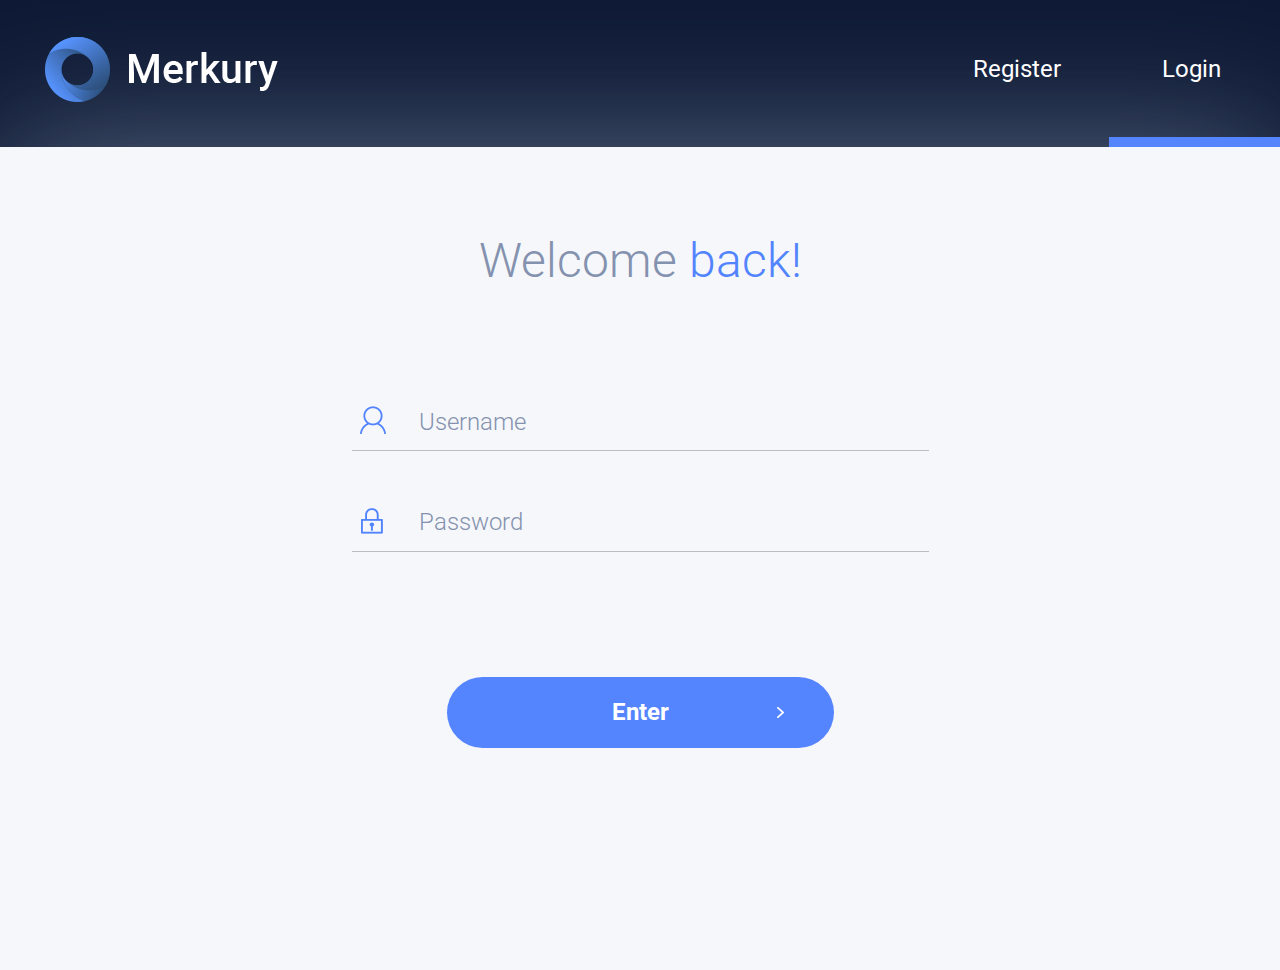
<file: layout/index.html>
<!DOCTYPE html>
<html lang="en">

<head>
    <meta charset="utf-8">
    <meta name="viewport" content="initial-scale=1.0, width=device-width">
    <title>Admin panel</title>
    <link href="https://fonts.googleapis.com/css?family=Roboto:300,400,500,700&amp;amp;subset=cyrillic" rel="stylesheet">
    <link rel="stylesheet" href="stylesheets/common.css">
</head>

<body>
    <header class="header-authorization box-authorization">
        <div class="header-authorization__content">
            <div class="header-authorization__actions">
                <div class="logo-authorization"><a class="logo-authorization__link" href="#5"><svg class="logo-authorization__img">
                            <use xlink:href="images/svg-sprite/svg-sprite.svg#logo"></use>
                        </svg></a></div><button class="button-menu button-menu--opened" type="button"><span class="button-menu__img"></span></button>
            </div>
            <nav class="nav-authorization">
                <ul class="nav-authorization__list">
                    <li class="nav-authorization__item"><a class="nav-authorization__link" href="#5">Register</a></li>
                    <li class="nav-authorization__item nav-authorization__item--active"><a class="nav-authorization__link" href="#5">Login</a></li>
                </ul>
            </nav>
        </div>
    </header>
    <main class="main-authorization box-authorization">
        <div class="authorization">
            <h1 class="authorization__title">Welcome <span class="authorization__title-color">back!</span></h1>
            <form class="authorization__form" action="#5" method="post">
                <div class="authorization__field authorization__field--name"><input class="authorization__field-text" type="text" placeholder="Username"></div>
                <div class="authorization__field authorization__field--password"><input class="authorization__field-text" type="password" placeholder="Password"></div><a class="button button--text button--background button--ellipse authorization__button" href="#5">Enter<img class="authorization__button-img" src="images/small-img/arrow.png" alt="Arrow"></a>
            </form>
        </div>
    </main>
    <script src="scripts/common.js"></script>
</body>

</html>
</file>
<file: layout/stylesheets/common.css>
/*! normalize.css v8.0.0 | MIT License | github.com/necolas/normalize.css */

/* Document
   ========================================================================== */

/**
 * 1. Correct the line height in all browsers.
 * 2. Prevent adjustments of font size after orientation changes in iOS.
 */

html {
  line-height: 1.15; /* 1 */
  -webkit-text-size-adjust: 100%; /* 2 */
}

/* Sections
   ========================================================================== */

/**
 * Remove the margin in all browsers.
 */

body {
  margin: 0;
}

/**
 * Correct the font size and margin on `h1` elements within `section` and
 * `article` contexts in Chrome, Firefox, and Safari.
 */

h1 {
  font-size: 2em;
  margin: 0.67em 0;
}

/* Grouping content
   ========================================================================== */

/**
 * 1. Add the correct box sizing in Firefox.
 * 2. Show the overflow in Edge and IE.
 */

hr {
  -webkit-box-sizing: content-box;
          box-sizing: content-box; /* 1 */
  height: 0; /* 1 */
  overflow: visible; /* 2 */
}

/**
 * 1. Correct the inheritance and scaling of font size in all browsers.
 * 2. Correct the odd `em` font sizing in all browsers.
 */

pre {
  font-family: monospace, monospace; /* 1 */
  font-size: 1em; /* 2 */
}

/* Text-level semantics
   ========================================================================== */

/**
 * Remove the gray background on active links in IE 10.
 */

a {
  background-color: transparent;
}

/**
 * 1. Remove the bottom border in Chrome 57-
 * 2. Add the correct text decoration in Chrome, Edge, IE, Opera, and Safari.
 */

abbr[title] {
  border-bottom: none; /* 1 */
  text-decoration: underline; /* 2 */
  -webkit-text-decoration: underline dotted;
          text-decoration: underline dotted; /* 2 */
}

/**
 * Add the correct font weight in Chrome, Edge, and Safari.
 */

b,
strong {
  font-weight: bolder;
}

/**
 * 1. Correct the inheritance and scaling of font size in all browsers.
 * 2. Correct the odd `em` font sizing in all browsers.
 */

code,
kbd,
samp {
  font-family: monospace, monospace; /* 1 */
  font-size: 1em; /* 2 */
}

/**
 * Add the correct font size in all browsers.
 */

small {
  font-size: 80%;
}

/**
 * Prevent `sub` and `sup` elements from affecting the line height in
 * all browsers.
 */

sub,
sup {
  font-size: 75%;
  line-height: 0;
  position: relative;
  vertical-align: baseline;
}

sub {
  bottom: -0.25em;
}

sup {
  top: -0.5em;
}

/* Embedded content
   ========================================================================== */

/**
 * Remove the border on images inside links in IE 10.
 */

img {
  border-style: none;
}

/* Forms
   ========================================================================== */

/**
 * 1. Change the font styles in all browsers.
 * 2. Remove the margin in Firefox and Safari.
 */

button,
input,
optgroup,
select,
textarea {
  font-family: inherit; /* 1 */
  font-size: 100%; /* 1 */
  line-height: 1.15; /* 1 */
  margin: 0; /* 2 */
}

/**
 * Show the overflow in IE.
 * 1. Show the overflow in Edge.
 */

button,
input { /* 1 */
  overflow: visible;
}

/**
 * Remove the inheritance of text transform in Edge, Firefox, and IE.
 * 1. Remove the inheritance of text transform in Firefox.
 */

button,
select { /* 1 */
  text-transform: none;
}

/**
 * Correct the inability to style clickable types in iOS and Safari.
 */

button,
[type="button"],
[type="reset"],
[type="submit"] {
  -webkit-appearance: button;
}

/**
 * Remove the inner border and padding in Firefox.
 */

button::-moz-focus-inner,
[type="button"]::-moz-focus-inner,
[type="reset"]::-moz-focus-inner,
[type="submit"]::-moz-focus-inner {
  border-style: none;
  padding: 0;
}

/**
 * Restore the focus styles unset by the previous rule.
 */

button:-moz-focusring,
[type="button"]:-moz-focusring,
[type="reset"]:-moz-focusring,
[type="submit"]:-moz-focusring {
  outline: 1px dotted ButtonText;
}

/**
 * Correct the padding in Firefox.
 */

fieldset {
  padding: 0.35em 0.75em 0.625em;
}

/**
 * 1. Correct the text wrapping in Edge and IE.
 * 2. Correct the color inheritance from `fieldset` elements in IE.
 * 3. Remove the padding so developers are not caught out when they zero out
 *    `fieldset` elements in all browsers.
 */

legend {
  -webkit-box-sizing: border-box;
          box-sizing: border-box; /* 1 */
  color: inherit; /* 2 */
  display: table; /* 1 */
  max-width: 100%; /* 1 */
  padding: 0; /* 3 */
  white-space: normal; /* 1 */
}

/**
 * Add the correct vertical alignment in Chrome, Firefox, and Opera.
 */

progress {
  vertical-align: baseline;
}

/**
 * Remove the default vertical scrollbar in IE 10+.
 */

textarea {
  overflow: auto;
}

/**
 * 1. Add the correct box sizing in IE 10.
 * 2. Remove the padding in IE 10.
 */

[type="checkbox"],
[type="radio"] {
  -webkit-box-sizing: border-box;
          box-sizing: border-box; /* 1 */
  padding: 0; /* 2 */
}

/**
 * Correct the cursor style of increment and decrement buttons in Chrome.
 */

[type="number"]::-webkit-inner-spin-button,
[type="number"]::-webkit-outer-spin-button {
  height: auto;
}

/**
 * 1. Correct the odd appearance in Chrome and Safari.
 * 2. Correct the outline style in Safari.
 */

[type="search"] {
  -webkit-appearance: textfield; /* 1 */
  outline-offset: -2px; /* 2 */
}

/**
 * Remove the inner padding in Chrome and Safari on macOS.
 */

[type="search"]::-webkit-search-decoration {
  -webkit-appearance: none;
}

/**
 * 1. Correct the inability to style clickable types in iOS and Safari.
 * 2. Change font properties to `inherit` in Safari.
 */

::-webkit-file-upload-button {
  -webkit-appearance: button; /* 1 */
  font: inherit; /* 2 */
}

/* Interactive
   ========================================================================== */

/*
 * Add the correct display in Edge, IE 10+, and Firefox.
 */

details {
  display: block;
}

/*
 * Add the correct display in all browsers.
 */

summary {
  display: list-item;
}

/* Misc
   ========================================================================== */

/**
 * Add the correct display in IE 10+.
 */

template {
  display: none;
}

/**
 * Add the correct display in IE 10.
 */

[hidden] {
  display: none;
}

/*! Reset indents */

h1,
h2,
h3,
h4,
h5,
h6,
p {
    margin-top: 0;
    margin-bottom: 0
}

ul,
ol {
    padding-left: 0;
    margin-top: 0;
    margin-bottom: 0;
}

figure {
    margin: 0;
}

button {
    cursor: pointer
}

button[disabled] {
        cursor: default;
    }

/*! Styles */

body {
    font-family: "Roboto", "Arial", sans-serif;
    font-weight: 400;
    background: #069;
}

a {
    text-decoration: none;
}

:root { /* Do not use! Standard styles. */
}

.box {
    width: calc(100% - 318px);
    margin: 0 auto;
        width: calc(100% - 318px)

        /* @media (--XXL) {
            width: 1400px;
        } */
}

/* Graphic-sales */

.graphic-sales {
    width: 39%;
    height: 469px;
    margin-right: 43px;
    -webkit-box-sizing: border-box;
            box-sizing: border-box;
}

/* Circle */

.graphic-sales svg defs + rect + g + g rect + g circle {
    fill: #25396e;
    r: 6;
}

.graphic-sales svg defs + rect + g + g rect + g + g circle {
    fill: #5584ff;
    r: 6;
}

.graphic-sales svg defs + rect + g + g rect + g + g + g circle {
    fill: #4b74e0;
    r: 6;
}

.graphic-sales svg defs + rect + g + g rect + g + g + g + g circle {
    fill: #3755a4;
    r: 6;
}

.graphic-sales svg defs + rect + g + g rect + g + g + g + g + g circle {
    fill: #4164c2;
    r: 6;
}

/* Graphic */

.graphic-sales svg defs + rect + g + g + g path {
    fill: #4b74e0;
    stroke: #4b74e0;
}

.graphic-sales svg defs + rect + g + g + g text {
    display: none;
}

.graphic-sales svg defs + rect + g + g + g + g path {
    fill: #4164c2;
    stroke: #4164c2;
}

.graphic-sales svg defs + rect + g + g + g + g text {
    display: none;
}

.graphic-sales svg defs + rect + g + g + g + g + g path {
    fill: #5584ff;
    stroke: #5584ff;
}

.graphic-sales svg defs + rect + g + g + g + g + g text {
    display: none;
}

.graphic-sales svg defs + rect + g + g + g + g + g + g path {
    fill: #25396e;
    stroke: #25396e;
}

.graphic-sales svg defs + rect + g + g + g + g + g + g text {
    display: none;
}

.graphic-sales svg defs + rect + g + g + g + g + g + g + g path {
    fill: #3755a4;
    stroke: #3755a4;
}

.graphic-sales svg defs + rect + g + g + g + g + g + g + g text {
    display: none;
}

.graphic-report {
    width: 59%;
    height: 469px;
}

.graphic-report text[text-anchor=middle] {
    display: none;
}

.graphic-report text[text-anchor=end] {
    font-weight: 500;
    fill: #d8dbe2;
}

.graphic-report g[clip-path] g:nth-child(3) path {
    stroke-width: 7px;
    stroke: #5584ff;
}

.graphic-report g[clip-path] g:nth-child(2) rect {
    fill: #dadee7;
}

.graphics {
    display: -webkit-box;
    display: -ms-flexbox;
    display: flex;
    margin-bottom: 40px;
    width: 100%;
}

.card {
    border: 1px solid rgba(132, 146, 175, 0.3);
    background-color: #ffffff;
}

.badge {
    font-size: 24px;
    font-weight: 500;
    color: #ffffff;
    display: block;
    width: 45px;
    height: 45px;
    background-color: #5384ff;
    border-radius: 50%;
    text-align: center;
    padding-top: 8px;
    -webkit-box-sizing: border-box;
            box-sizing: border-box;
}

.badge--delay {
        background-color: #f83c7b;
    }

.badge--profile {
        text-transform: uppercase;
        width: 47px;
        height: 47px;
    }

.tasks-item {
    display: -webkit-box;
    display: -ms-flexbox;
    display: flex;
    -webkit-box-align: start;
        -ms-flex-align: start;
            align-items: flex-start;
    border-top: 1px solid rgba(132, 146, 175, 0.3);
    padding: 28px 47px 30px 35px;
}

.tasks-item__profile {
        margin-top: 3px;
        margin-right: 26px;
    }

.tasks-item__title {
        font-size: 20px;
        font-weight: 500;
        color: #0e1a35;
        letter-spacing: 0.28px;
        margin-bottom: 9px;
    }

.tasks-item__block-time {
        display: -webkit-box;
        display: -ms-flexbox;
        display: flex;
        -webkit-box-align: center;
            -ms-flex-align: center;
                align-items: center;
    }

.tasks-item__img-time {
        margin-right: 7px;
    }

.tasks-item__time {
        font-size: 14px;
        font-weight: 400;
        color: #8492af;
    }

.tasks-item__time--delay {
            color: #f83c7b;
        }

.tasks-item__time--completed {
            color: #00bf1b;
        }

.tasks-item__actions {
        margin-left: auto;
        margin-top: 9px;
    }

.tasks-item--workflow {
        padding: 32px 32px 34px 35px;
        margin-bottom: 14px
    }

.tasks-item--workflow:last-child {
            margin-bottom: 0;
        }

.tasks__quality {
        width: 102px;
        display: -webkit-box;
        display: -ms-flexbox;
        display: flex;
        -webkit-box-pack: justify;
            -ms-flex-pack: justify;
                justify-content: space-between;
        -webkit-box-align: center;
            -ms-flex-align: center;
                align-items: center;
    }

.message {
    display: -webkit-box;
    display: -ms-flexbox;
    display: flex;
    border-top: 1px solid rgba(132, 146, 175, 0.3);
    padding: 26px 50px 15px 35px;
}

.message--unread {
        background-color: rgba(218, 222, 231, 0.3);
    }

.message__profile {
        width: 47px;
        height: 47px;
        border-radius: 50%;
        overflow: hidden;
        padding-top: 3px;
        margin-right: 23px;
    }

.message__header {
        display: -webkit-box;
        display: -ms-flexbox;
        display: flex;
        -webkit-box-align: center;
            -ms-flex-align: center;
                align-items: center;
        margin-bottom: 6px;
    }

.message__name-user {
        font-size: 14px;
        font-weight: 500;
        color: #0e1a35;
        letter-spacing: 0.2px;
        margin-right: 7px;
    }

.message__time {
        font-size: 14px;
        font-weight: 400;
        letter-spacing: 0.2px;
        color: #8492af;
    }

.message__text {
        font-size: 14px;
        font-weight: 400;
        letter-spacing: 0.2px;
        color: #555555;
        margin-bottom: 9px;
    }

.message__actions {
        padding-left: 3px;
    }

.message__button {
        margin-right: 13px
    }

.message__button:last-child {
            margin-right: 0;
        }

.activity-item {
    display: -webkit-box;
    display: -ms-flexbox;
    display: flex;
    -webkit-box-align: center;
        -ms-flex-align: center;
            align-items: center;
    padding: 31px 20px 30px 32px;
    position: relative
}

.activity-item:after {
        position: absolute;
        content: "";
        width: 1px;
        height: 63px;
        background: rgba(132, 146, 175, 0.3);
        top: 77px;
        left: 58px;
    }

.activity-item:last-child:after {
            display: none;
        }

.activity-item__profile {
        width: 47px;
        height: 47px;
        border-radius: 50%;
        overflow: hidden;
        margin-right: 27px;
    }

.activity-item__header {
        display: -webkit-box;
        display: -ms-flexbox;
        display: flex;
        margin-bottom: 10px;
    }

.activity-item__name-user {
        font-size: 14px;
        font-weight: 500;
        color: #0e1a35;
        letter-spacing: 0.2px;
        margin-right: 2px;
    }

.activity-item__text {
        font-size: 14px;
        font-weight: 400;
        color: #555555;
        letter-spacing: 0.2px;
        margin-right: 2px;
    }

.activity-item__title {
        font-size: 14px;
        font-weight: 500;
        letter-spacing: 0.2px;
        color: #555555;
    }

.activity-item__body {
        display: -webkit-box;
        display: -ms-flexbox;
        display: flex;
        -webkit-box-align: center;
            -ms-flex-align: center;
                align-items: center;
    }

.activity-item__img-time {
        margin-right: 5px;
    }

.activity-item__time {
        font-size: 14px;
        font-weight: 400;
        color: #8492af;
    }

.activity__header {
        border-bottom: 1px solid rgba(132, 146, 175, 0.3);
    }

.information__list {
        list-style: none;
        width: 100%;
        display: -webkit-box;
        display: -ms-flexbox;
        display: flex;
        -webkit-box-pack: justify;
            -ms-flex-pack: justify;
                justify-content: space-between;
        -webkit-box-align: start;
            -ms-flex-align: start;
                align-items: flex-start;
    }

.information__item {
        width: calc(100%/3);
        margin-right: 43px;
        -webkit-box-sizing: border-box;
                box-sizing: border-box
    }

.information__item:last-child {
            margin-right: 0;
        }

.information__item-header {
        display: -webkit-box;
        display: -ms-flexbox;
        display: flex;
        -webkit-box-pack: justify;
            -ms-flex-pack: justify;
                justify-content: space-between;
        -webkit-box-align: center;
            -ms-flex-align: center;
                align-items: center;
        padding: 21px 29px 21px 35px;
    }

.information__item-title {
        font-size: 24px;
        font-weight: 500;
        color: #0e1a35;
    }

.work-item {
    width: calc(100% / 3);
    margin-right: 60px;
    -webkit-box-sizing: border-box;
            box-sizing: border-box
}

.work-item:last-child {
        margin-right: 0;
    }

.work-item__header {
        display: -webkit-box;
        display: -ms-flexbox;
        display: flex;
        -webkit-box-pack: justify;
            -ms-flex-pack: justify;
                justify-content: space-between;
        -webkit-box-align: center;
            -ms-flex-align: center;
                align-items: center;
        margin-bottom: 34px;
    }

.work-item__title {
        font-size: 36px;
        font-weight: 500;
        color: #0e1a35;
    }

.work-item__quality {
        color: #8492af;
    }

.work-list {
    display: -webkit-box;
    display: -ms-flexbox;
    display: flex;
    -webkit-box-pack: justify;
        -ms-flex-pack: justify;
            justify-content: space-between;
}

.statistics-graphic-quality {
    display: -webkit-box;
    display: -ms-flexbox;
    display: flex;
    -webkit-box-pack: justify;
        -ms-flex-pack: justify;
            justify-content: space-between;
    -webkit-box-align: center;
        -ms-flex-align: center;
            align-items: center;
    padding: 64px 77px 85px 88px;
    border-bottom: 1px solid rgba(132, 146, 175, 0.3)
}

.statistics-graphic-quality:last-child {
        border-bottom: none;
    }

.statistics-graphic-quality__text-block {
        display: -webkit-box;
        display: -ms-flexbox;
        display: flex;
        -webkit-box-orient: vertical;
        -webkit-box-direction: normal;
            -ms-flex-direction: column;
                flex-direction: column;
        -webkit-box-align: center;
            -ms-flex-align: center;
                align-items: center;
        padding-top: 17px;
    }

.statistics-graphic-quality__value {
        font-size: 36px;
        font-weight: 700;
        color: #8492af;
        margin-bottom: 3px;
    }

.statistics-graphic-quality__title {
        font-size: 20px;
        font-weight: 300;
        color: #8492af;
    }

.graphic-active-users {
    width: 887px;
    height: 469px;
}

.graphic-active-users__button {
        cy: 54;
        r: 24;
        stroke-width: 1px;
        stroke: #d8dbe2;
        fill: none;
        cursor: pointer;
    }

.graphic-active-users__button--delete {
            cx: calc(100% - 58px);
        }

.graphic-active-users__button--edit {
            cx: calc(100% - 130px);
        }

.graphic-active-users__button-img {
        position: absolute;
        z-index: 1000;
    }

.graphic-active-users text[text-anchor=middle] {
    display: none;
}

.graphic-active-users text[text-anchor=end] {
    font-weight: 500;
    fill: #d8dbe2;
}

.graphic-active-users g[clip-path] g:nth-child(3) path {
    stroke-width: 7px;
}

.graphic-active-users g[clip-path] g:nth-child(2) rect {
    fill: #dadee7;
}

.statistics-graphics {
    display: -webkit-box;
    display: -ms-flexbox;
    display: flex;
    -webkit-box-pack: justify;
        -ms-flex-pack: justify;
            justify-content: space-between;
}

.statistics-graphics__quality {
        width: 577px;
        -webkit-box-sizing: border-box;
                box-sizing: border-box;
    }

.statistics-graphics__active-users {
        position: relative;
    }

.statistics-graphics__img-edit {
        position: absolute;
        top: 45px;
        left: calc(100% - 142px);
    }

.statistics-graphics__img-delete {
        position: absolute;
        top: 43px;
        left: calc(100% - 67px);
    }

.chart-sales-item {
    display: -webkit-box;
    display: -ms-flexbox;
    display: flex;
    -webkit-box-align: center;
        -ms-flex-align: center;
            align-items: center;
}

.chart-sales-item__circle {
        position: relative;
        width: 189px;
        height: 189px;
        border: 18px solid #dadee7;
        -webkit-box-sizing: border-box;
                box-sizing: border-box;
        border-radius: 50%;
        margin-right: 53px;
    }

.chart-sales-item__canvas{
        position: absolute;
        left: -18px;
        top: -14px;
    }

.chart-sales-item__percent {
        position: absolute;
        font-size: 44px;
        top: 53px;
        left: 43px;
    }

.chart-sales-item__percent--blue {
            color: #5484ff;
        }

.chart-sales-item__percent--violet {
            color: #aa5fba;
        }

.chart-sales-item__percent--pink {
            color: #f83c7b;
        }

.chart-sales-item__text-block {
        display: -webkit-box;
        display: -ms-flexbox;
        display: flex;
        -webkit-box-orient: vertical;
        -webkit-box-direction: normal;
            -ms-flex-direction: column;
                flex-direction: column;
    }

.chart-sales-item__amount {
        font-size: 36px;
        font-weight: 700;
        color: #8492af;
        margin-bottom: 3px;
    }

.chart-sales-item__title {
        font-size: 20px;
        font-weight: 300;
        color: #8492af;
    }

.chart-sales {
    padding: 30px 34px 109px 35px;
}

.chart-sales__header {
        display: -webkit-box;
        display: -ms-flexbox;
        display: flex;
        -webkit-box-pack: justify;
            -ms-flex-pack: justify;
                justify-content: space-between;
        -webkit-box-align: center;
            -ms-flex-align: center;
                align-items: center;
        margin-bottom: 82px;
    }

.chart-sales__title {
        font-size: 36px;
        font-weight: 700;
        color: #8492af;
        padding-top: 11px;
    }

.chart-sales .chart-sales__button {
        border: 1px solid rgba(132, 146, 175, 0.3);
        background-color: #ffffff;
        margin-right: 20px
    }

.chart-sales .chart-sales__button:last-child {
            margin-right: 0;
        }

.chart-sales .chart-sales__button--edit {
            padding: 14px 13px 9px;
        }

.chart-sales .chart-sales__button--delete {
            padding: 12px 15px 10px 16px;
        }

.chart-sales__content {
        padding-left: 77px;
        padding-right: 61px;
    }

.chart-sales__list {
        display: -webkit-box;
        display: -ms-flexbox;
        display: flex;
        -webkit-box-pack: justify;
            -ms-flex-pack: justify;
                justify-content: space-between;
    }

.statistics__header {
        margin-bottom: 33px;
    }

.statistics__title {
        font-size: 36px;
        color: #0e1a35;
    }

.statistics__form {
        display: -webkit-box;
        display: -ms-flexbox;
        display: flex;
    }

.statistics__illustration {
        -webkit-box-align: start;
            -ms-flex-align: start;
                align-items: flex-start;
        margin-bottom: 38px;
    }

.calendar__header {
        margin-bottom: 32px;
    }

.calendar__title-content {
        display: -webkit-box;
        display: -ms-flexbox;
        display: flex;
        -webkit-box-align: center;
            -ms-flex-align: center;
                align-items: center;
    }

.calendar__title {
        font-size: 36px;
        color: #0e1a35;
    }

.calendar__button {
        border: none;
        background: none;
        padding: 0;
        outline: none;
    }

.calendar__button--left {
            margin-right: 26px;
        }

.calendar__button--right {
            margin-left: 26px;
        }

.calendar__button-icon {
        width: 6px;
        height: 12px;
    }

.user-information__td {
        font-size: 20px;
        padding: 25px 25px 25px 34px;
        -webkit-box-sizing: border-box;
                box-sizing: border-box;
    }

.user-information__td--avatar {
            width: 423px;
        }

.user-information__td--activity {
            width: 309px;
            padding-left: 44px;
        }

.user-information__td--mail {
            width: 311px;
            padding-left: 44px;
        }

.user-information__td--phone {
            width: 309px;
            padding-left: 41px;
        }

.user-information__td--options {
            padding: 26px 25px;
        }

.user-information__content-td {
        display: -webkit-box;
        display: -ms-flexbox;
        display: flex;
        -webkit-box-align: center;
            -ms-flex-align: center;
                align-items: center;
    }

.user-information__avatar {
        width: 70px;
        height: 70px;
        border-radius: 50%;
        overflow: hidden;
        margin-right: 35px;
    }

.user-information__name {
        font-weight: 500;
        color: #0e1a35;
        margin-bottom: 3px;
    }

.user-information__profession {
        color: #8492af;
    }

.user-information__activity {
        display: -webkit-box;
        display: -ms-flexbox;
        display: flex;
        -webkit-box-align: center;
            -ms-flex-align: center;
                align-items: center;
    }

.user-information__time {
        margin-right: 10px;
    }

.user-information__activity-text {
        font-weight: 500;
        color: #8492af;
    }

.user-information__activity-text--online {
            color: #00bf1b;
        }

.user-information__mail {
        font-weight: 500;
        color: #0e1a35;
    }

.user-information__phone {
        font-weight: 500;
        color: #0e1a35;
    }

.user-information__button {
        display: block;
        margin: 0 auto;
    }

.users-table {
    width: 100%;
    border-collapse: collapse;
    text-align: left;
}

.users-table__th {
        font-size: 20px;
        font-weight: 400;
        color: #8492af;
        padding: 18px 30px 19px 36px;
    }

.users-table__th--activity {
            padding-left: 44px;
        }

.users-table__th--mail {
            padding-left: 42px;
        }

.users-table__th--phone {
            padding-left: 41px;
        }

.pagination__list {
        display: -webkit-box;
        display: -ms-flexbox;
        display: flex;
        -webkit-box-pack: center;
            -ms-flex-pack: center;
                justify-content: center;
        list-style: none;
        padding-left: 38px;
    }

.pagination__item {
        width: 41px;
        height: 42px;
        padding: 10px 14px;
        -webkit-box-sizing: border-box;
                box-sizing: border-box;
        background: #ffffff;
        border-top: 1px solid rgba(132, 146, 175, 0.3);
        border-bottom: 1px solid rgba(132, 146, 175, 0.3);
        border-right: 1px solid rgba(132, 146, 175, 0.3)
    }

.pagination__item:first-child {
            border-left: 1px solid rgba(132, 146, 175, 0.3);
        }

.pagination__item-next {
        height: 40px;
        padding: 7px 15px;
        -webkit-box-sizing: border-box;
                box-sizing: border-box;
    }

.pagination__link {
        font-size: 19px;
        font-weight: 500;
        color: #0e1a35;
    }

.pagination__link--active {
            color: #5584ff;
        }

.pagination__link-next {
        width: 16px;
        height: 26px;
    }

.users__header {
        margin-bottom: 24px;
    }

.users__title {
        font-size: 36px;
        color: #0e1a35;
    }

.users__quality {
        color: #8492af;
    }

.users .users__select {
        padding-right: 80px;
    }

.users__list {
        margin-bottom: 50px;
    }

.content {
    padding: 172px 53px 61px 40px;
    background: #f6f7f6;
    margin-left: 318px;
    -webkit-box-sizing: border-box;
            box-sizing: border-box;
}

.content--workflow {
        padding: 141px 62px 318px 42px;
    }

.content--statistics {
        padding: 177px 54px 120px 43px;
    }

.content--users {
        padding: 177px 53px 103px 42px;
    }

.content__header {
        display: -webkit-box;
        display: -ms-flexbox;
        display: flex;
        -webkit-box-pack: justify;
            -ms-flex-pack: justify;
                justify-content: space-between;
        -webkit-box-align: center;
            -ms-flex-align: center;
                align-items: center;
    }

.content__header-container-select {
        position: relative;
        margin-right: 30px
    }

.content__header-container-select:last-child {
            margin-right: 0;
        }

.content__header-container-select:after {
            position: absolute;
            content: url("../images/small-img/arrow-select.png");
            right: 20px;
            top: 50%;
            margin-top: -9px;
        }

.content__header-select {
        font-size: 14px;
        color: #8492af;
        background: transparent;
        border: 1px solid rgba(132, 146, 175, 0.3);
        border-radius: 24px;
        padding: 16px 62px 14px 22px;
        -webkit-box-sizing: border-box;
                box-sizing: border-box;
        outline: none;
        cursor: pointer;
        -webkit-appearance: none;
        -moz-appearance: none;
        appearance: none;
    }

.content__title {
        font-size: 48px;
        color: #0e1a35;
        margin-bottom: 31px;
    }

/* Page authorization/registration */

.box-authorization {
    width: 100%;
    margin: 0 auto;
        width: 100%

        /* @media (--XXL) {
            width: 1400px;
        } */
}

.logo-authorization__img {
        width: 233px;
        height: 65px
    }

.nav-authorization__list {
        list-style: none;
        display: -webkit-box;
        display: -ms-flexbox;
        display: flex
    }

.nav-authorization__item {
        margin-right: 101px;
        padding-bottom: 5px
    }

.nav-authorization__item:last-child {
            margin-right: 0;
        }

.nav-authorization__item--active {
        position: relative
    }

.nav-authorization__item--active:after {
            position: absolute;
            content: "";
            width: 171px;
            height: 10px;
            background-color: #5584ff;
            left: -53px;
            bottom: -49px
        }

.nav-authorization__link {
        font-size: 24px;
        line-height: calc(48/24);
        color: #ffffff;
        text-decoration: none;
    }

.button-menu {
    border: none;
    background: none;
    outline: none;
    padding: 0;
    width: 24px;
    height: 24px;
}

.button-menu--opened {
        display: none
    }

.button-menu--closed {
        display: none
    }

.header-authorization {
    background-color: #0e1a35
}

.header-authorization__content {
        display: -webkit-box;
        display: -ms-flexbox;
        display: flex;
        -webkit-box-pack: justify;
            -ms-flex-pack: justify;
                justify-content: space-between;
        -webkit-box-align: center;
            -ms-flex-align: center;
                align-items: center;
        padding: 37px 59px 41px 45px
    }

.button {
    border: none;
    padding: 0;
    background: none;
    outline: none;
    text-decoration: none;
}

.button--text {
        font-size: 24px;
        font-weight: 700;
        color: #ffffff;
    }

.button--background {
        background-color: #5584ff;
    }

.button--ellipse {
        border-radius: 36px;
    }

.button--size-less {
        font-size: 18px;
    }

.button--circle {
        border-radius: 50%;
    }

.authorization {
    padding-top: 86px;
    text-align: center;
    -webkit-box-shadow: 0 0 139px rgba(147, 161, 185, 0.59);
            box-shadow: 0 0 139px rgba(147, 161, 185, 0.59);
    background-color: #f6f7fa;
    -webkit-box-sizing: border-box;
            box-sizing: border-box;
    padding-bottom: 222px
}

.authorization__title {
        font-size: 48px;
        font-weight: 300;
        color: #8492af;
        margin-bottom: 119px;
    }

.authorization__title-color {
        color: #5384ff;
    }

.authorization__form {
        display: -webkit-box;
        display: -ms-flexbox;
        display: flex;
        -webkit-box-orient: vertical;
        -webkit-box-direction: normal;
            -ms-flex-direction: column;
                flex-direction: column;
        -webkit-box-align: center;
            -ms-flex-align: center;
                align-items: center;
    }

.authorization__field-text {
        font-size: 24px;
        font-weight: 300;
        color: #8492af;
        width: 577px;
        padding-left: 67px;
        -webkit-box-sizing: border-box;
                box-sizing: border-box;
        border: none;
        outline: none;
        background: transparent;
        border-bottom: 1px solid rgba(52, 57, 69, 0.3);
        padding-bottom: 14px
    }

.authorization__field-text {

        /* @media (--XS) {
            margin-left: 10px;
            margin-right: 10px;
        } */
    }

.authorization__field-text::-webkit-input-placeholder {
            color: #8492af;
        }

.authorization__field-text::-ms-input-placeholder {
            color: #8492af;
        }

.authorization__field-text::placeholder {
            color: #8492af;
        }

.authorization__field {
        position: relative
    }

.authorization__field--name {
        margin-bottom: 57px
    }

.authorization__field--name:before {
            position: absolute;
            content: url("../images/small-img/user.png");
            top: -2px;
            left: 8px;
        }

.authorization__field--password {
        margin-bottom: 125px
    }

.authorization__field--password:before {
            position: absolute;
            content: url("../images/small-img/password.png");
            left: 9px;
        }

.authorization__button {
        padding: 22px 165px;
        position: relative
    }

.authorization__button-img {
        position: absolute;
        top: 0;
        bottom: 0;
        margin: auto;
        right: 50px;
    }

.logo {
    background: #0e1a35;
    padding-left: 42px;
    padding-top: 29px;
    padding-bottom: 35px;
    width: 318px;
    -webkit-box-sizing: border-box;
            box-sizing: border-box;
}

.logo__img {
        width: 182px;
        height: 52px;
    }

.nav-site {
    position: relative;
}

.nav-site__list {
        display: -webkit-box;
        display: -ms-flexbox;
        display: flex;
        -webkit-box-align: center;
            -ms-flex-align: center;
                align-items: center;
        list-style: none;
    }

.nav-site__item {
        display: -webkit-box;
        display: -ms-flexbox;
        display: flex;
        -webkit-box-align: center;
            -ms-flex-align: center;
                align-items: center;
    }

.nav-site__item--menu {
            margin-right: 37px;
        }

.nav-site__item--search {
            margin-right: 15px;
        }

.nav-site__button-arrow {
        margin-right: 7px;
    }

.nav-site__arrow-img {
        width: 6px;
        height: 12px;
    }

.nav-site__form {
        display: -webkit-box;
        display: -ms-flexbox;
        display: flex;
        -webkit-box-align: center;
            -ms-flex-align: center;
                align-items: center;
    }

.nav-site__field-search {
        padding: 10px;
        border: 1px solid rgba(132, 146, 175, 0.3);
        opacity: 0;
        outline: none;
        visibility: hidden;
        width: 0;
        -webkit-transition-property: width, opacity, visibility;
        -o-transition-property: width, opacity, visibility;
        transition-property: width, opacity, visibility;
        -webkit-transition-duration: 0.7s;
             -o-transition-duration: 0.7s;
                transition-duration: 0.7s;
        -webkit-transition-timing-function: ease;
             -o-transition-timing-function: ease;
                transition-timing-function: ease;
    }

.nav-site__field-search--opened {
            opacity: 1;
            visibility: visible;
            width: 100%;
        }

.nav-site__menu {
        position: absolute;
        top: 50px;
        opacity: 0;
        visibility: hidden;
        height: 0;
        -webkit-transition-property: opacity, visibility, height;
        -o-transition-property: opacity, visibility, height;
        transition-property: opacity, visibility, height;
        -webkit-transition-duration: 1s;
             -o-transition-duration: 1s;
                transition-duration: 1s;
        -webkit-transition-timing-function: ease;
             -o-transition-timing-function: ease;
                transition-timing-function: ease;
    }

.nav-site__menu--opened {
            opacity: 1;
            visibility: visible;
        }

.nav-site__menu-list {
        list-style: none;
        width: 200px;
        background: #ffffff;
        text-align: center;
        padding-top: 20px;
        padding-bottom: 20px;
        border: 1px solid rgba(132, 146, 175, 0.3);
    }

.nav-site__menu-item {
        margin-bottom: 20px

    }

.nav-site__menu-item:last-child {
            margin-bottom: 0;
        }

.nav-site__menu-link {
        font-size: 14px;
        color: #5584ff;
        text-decoration: none;
    }

.nav-user {
    margin-left: auto;
}

.nav-user__list {
        list-style: none;
        padding-bottom: 7px;
        display: -webkit-box;
        display: -ms-flexbox;
        display: flex;
        -webkit-box-align: center;
            -ms-flex-align: center;
                align-items: center;
    }

.nav-user__item {
        position: relative;
        display: -webkit-box;
        display: -ms-flexbox;
        display: flex;
        -webkit-box-align: center;
            -ms-flex-align: center;
                align-items: center;
    }

.nav-user__item--add-project {
            margin-right: 52px;
        }

.nav-user__item--messages {
            margin-right: 32px;
        }

.nav-user__item--notifications {
            margin-right: 45px;
        }

.nav-user__button-arrow {
        background: none;
        border: none;
        padding: 0;
        outline: none;
    }

.nav-user__arrow-img {
        width: 12px;
        height: 6px;
    }

.nav-user__button {
        position: relative;
        padding: 14px 33px 14px 51px;
    }

.nav-user__button-img {
        display: block;
        position: absolute;
        top: 17px;
        left: 24px;
    }

.nav-user__messages-link {
        display: block;
    }

.nav-user__quality {
        font-size: 12px;
        color: #ffffff;
        width: 18px;
        height: 18px;
        border: 2px solid #ffffff;
        background-color: #5584ff;
        border-radius: 50%;
        display: block;
        text-align: center;
        -webkit-box-sizing: border-box;
                box-sizing: border-box;
        padding-top: 1px;
        position: absolute;
        top: -7px;
        left: 14px;
    }

.nav-user__profile-link {
        display: block;
        width: 53px;
        height: 53px;
        border-radius: 50%;
        overflow: hidden;
        margin-right: 8px;
    }

.header {
    background-color: #ffffff;
    margin-left: auto;
    margin-right: 0;
    -webkit-box-sizing: border-box;
            box-sizing: border-box;
    width: 100%;
    box-sizing: border-box;
    position: fixed;
    top: 0;
    z-index: 10;
}

.header__content {
        display: -webkit-box;
        display: -ms-flexbox;
        display: flex;
    }

.header__nav {
        border: 1px solid rgba(132, 146, 175, 0.3);
        display: -webkit-box;
        display: -ms-flexbox;
        display: flex;
        -webkit-box-align: center;
            -ms-flex-align: center;
                align-items: center;
        padding-right: 52px;
        padding-left: 39px;
        -webkit-box-sizing: border-box;
                box-sizing: border-box;
        width: calc(100% - 318px);
    }

.nav-panel {
    width: 318px;
    position: fixed;
    background-color: #0e1a35;
    height: 100%;
    top: 120px;
    z-index: 1000;
}

.nav-panel__list {
        list-style: none;
    }

.nav-panel__item {
        padding: 25px 0 28px 52px;
        display: -webkit-box;
        display: -ms-flexbox;
        display: flex;
        -webkit-box-align: center;
            -ms-flex-align: center;
                align-items: center;
    }

.nav-panel__item--active {
            background-color: #122143;
            position: relative
        }

.nav-panel__item--active:before {
                position: absolute;
                content: "";
                width: 10px;
                height: 100%;
                background-color: #5584ff;
                top: 0;
                left: 0;
            }

.nav-panel__icon {
        margin-right: 15px;
    }

.nav-panel__link {
        font-size: 24px;
        line-height: calc(49/24);
        color: #ffffff;
        text-decoration: none;
    }

@media (min-width: 1500px) {

:root {
}}

@media  (max-width: 1499px) {

:root {
}}

@media   (max-width: 1240px) {

:root {
}

.box {
            width: 960px
}

.box-authorization {
            width: 100%
}}

@media   (max-width: 991px) {

:root {
}

.box {
            width: 720px
}

.box-authorization {
            width: 100%
}}

@media   (max-width: 767px) {

:root {
}

.box {
            width: 540px
}

.box-authorization {
            width: 100%
}

.nav-authorization {
        opacity: 0;
        visibility: hidden;
        height: 0;
        -webkit-transition-property: opacity, visibility, height;
        -o-transition-property: opacity, visibility, height;
        transition-property: opacity, visibility, height;
        -webkit-transition-duration: 0.25s;
             -o-transition-duration: 0.25s;
                transition-duration: 0.25s;
        -webkit-transition-timing-function: ease;
             -o-transition-timing-function: ease;
                transition-timing-function: ease
}

    .nav-authorization--opened {
            opacity: 1;
            visibility: visible
    }
    
    .nav-authorization__list {
            -webkit-box-orient: vertical;
            -webkit-box-direction: normal;
                -ms-flex-direction: column;
                    flex-direction: column
    }

    .nav-authorization__item {
            margin-right: 0;
            text-align: center;
            padding-bottom: 0
    }

        .nav-authorization__item--active:after {
                display: none
        }

        .nav-authorization__item--active .nav-authorization__link {
                color: #5584ff
        }

    .button-menu--opened {
            display: block;
    }

            .button-menu--opened .button-menu__img {
                display: block;
                width: 24px;
                height: 2px;
                background: #ffffff;
                position: relative
            }

                .button-menu--opened .button-menu__img:before {
                    position: absolute;
                    content: "";
                    width: 24px;
                    height: 2px;
                    background: #ffffff;
                    top: -7px;
                    right: 0;
                }

                .button-menu--opened .button-menu__img:after {
                    position: absolute;
                    content: "";
                    width: 24px;
                    height: 2px;
                    background: #ffffff;
                    bottom: -7px;
                    right: 0;
                }

    .button-menu--closed {
            display: block;
    }

            .button-menu--closed .button-menu__img {
                display: block;
                width: 24px;
                height: 2px;
                background: #ffffff;
                position: relative;
                -webkit-transform: rotate(45deg);
                    -ms-transform: rotate(45deg);
                        transform: rotate(45deg)
            }

                .button-menu--closed .button-menu__img:before {
                    position: absolute;
                    content: "";
                    width: 24px;
                    height: 2px;
                    background: #ffffff;
                    right: 0;
                    -webkit-transform: rotate(90deg);
                        -ms-transform: rotate(90deg);
                            transform: rotate(90deg);
                }

    .header-authorization__content {
            -webkit-box-orient: vertical;
            -webkit-box-direction: normal;
                -ms-flex-direction: column;
                    flex-direction: column;
            padding: 35px
    }

    .header-authorization__actions {
            width: 100%;
            display: -webkit-box;
            display: -ms-flexbox;
            display: flex;
            -webkit-box-pack: justify;
                -ms-flex-pack: justify;
                    justify-content: space-between;
            -webkit-box-align: center;
                -ms-flex-align: center;
                    align-items: center
    }

    .authorization__field-text {
            width: 100%
    }}

@media  (max-width: 575px) {

.box {
            width: 100%;
            min-width: 320px;
            max-width: 480px
}

.box-authorization {
            width: 100%
}
    .logo-authorization__img {
            width: 200px
    }

.header-authorization {
        margin-top: 0
}

    .header-authorization__content {
            padding: 35px 20px
    }

.authorization {
        margin-bottom: 0
}

    .authorization__field {
            margin-left :10px;
            margin-right :10px
    }

    .authorization__button {
            padding: 15px 100px
    }
        }
</file>
